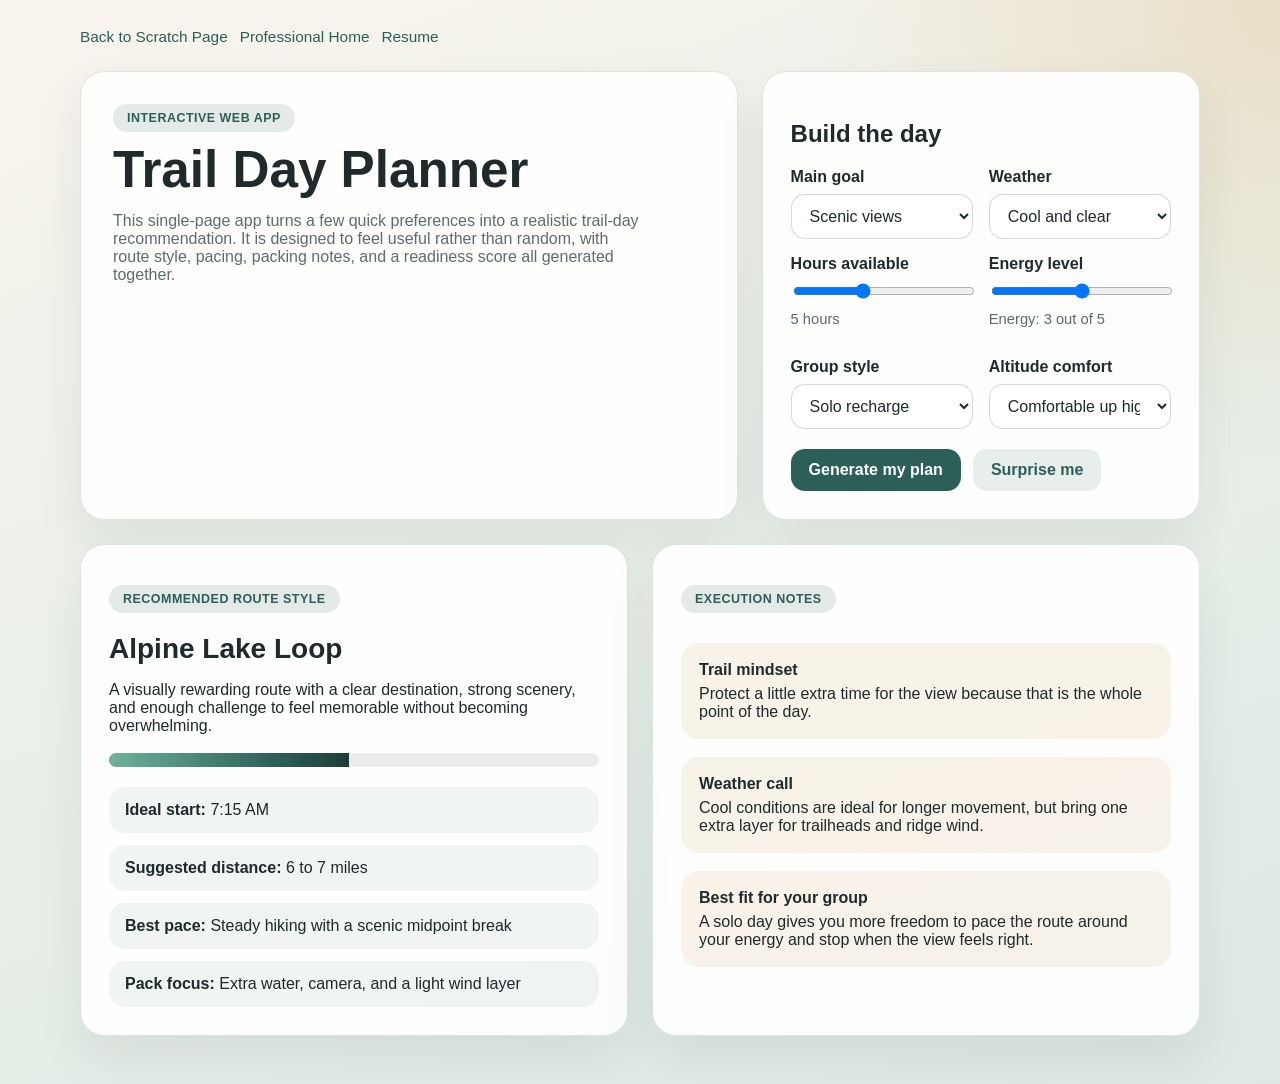
<file: app.html>
<!DOCTYPE html>
<html lang="en">
<head>
  <meta charset="UTF-8">
  <meta name="viewport" content="width=device-width, initial-scale=1.0">
  <title>Trail Day Planner</title>
  <style>
    :root {
      --canvas: #f5f0e8;
      --panel: rgba(255, 255, 255, 0.9);
      --ink: #1f2a2c;
      --muted: #5d6b6c;
      --forest: #2c5f57;
      --gold: #d6a55b;
      --line: rgba(44, 95, 87, 0.16);
    }

    * {
      box-sizing: border-box;
    }

    body {
      margin: 0;
      font-family: "Trebuchet MS", "Segoe UI", sans-serif;
      color: var(--ink);
      background:
        radial-gradient(circle at top right, rgba(214, 165, 91, 0.25), transparent 28%),
        linear-gradient(160deg, #f8f4ed 0%, #e7efe8 60%, #dde8e5 100%);
      min-height: 100vh;
    }

    a {
      color: var(--forest);
    }

    .app-shell {
      width: min(1120px, calc(100% - 32px));
      margin: 0 auto;
      padding: 28px 0 48px;
    }

    .top-links {
      display: flex;
      flex-wrap: wrap;
      gap: 12px;
      margin-bottom: 24px;
      font-size: 0.96rem;
    }

    .top-links a {
      text-decoration: none;
      border-bottom: 1px solid transparent;
    }

    .top-links a:hover,
    .top-links a:focus {
      border-color: var(--forest);
    }

    .hero {
      display: grid;
      grid-template-columns: 1.2fr 0.8fr;
      gap: 24px;
      align-items: stretch;
    }

    .hero-card,
    .planner-card,
    .result-card {
      background: var(--panel);
      border: 1px solid var(--line);
      border-radius: 24px;
      box-shadow: 0 22px 50px rgba(31, 42, 44, 0.08);
    }

    .hero-card {
      padding: 32px;
    }

    .hero-card h1 {
      margin: 0 0 12px;
      font-size: clamp(2.1rem, 4vw, 3.3rem);
      line-height: 1.02;
    }

    .hero-card p {
      color: var(--muted);
      max-width: 60ch;
    }

    .hero-badge {
      display: inline-block;
      margin-bottom: 12px;
      padding: 7px 14px;
      border-radius: 999px;
      background: rgba(44, 95, 87, 0.12);
      color: var(--forest);
      font-weight: 700;
      letter-spacing: 0.04em;
      text-transform: uppercase;
      font-size: 0.78rem;
    }

    .planner-card {
      padding: 28px;
    }

    .planner-grid {
      display: grid;
      grid-template-columns: repeat(2, minmax(0, 1fr));
      gap: 16px;
      margin-top: 20px;
    }

    label {
      display: block;
      font-weight: 700;
      margin-bottom: 8px;
    }

    input,
    select,
    button {
      font: inherit;
    }

    input,
    select {
      width: 100%;
      padding: 12px 14px;
      border-radius: 14px;
      border: 1px solid rgba(31, 42, 44, 0.18);
      background: #fff;
      color: var(--ink);
    }

    input[type="range"] {
      padding: 0;
      border: none;
      background: transparent;
    }

    .range-note {
      color: var(--muted);
      font-size: 0.92rem;
      margin-top: 8px;
    }

    .button-row {
      display: flex;
      flex-wrap: wrap;
      gap: 12px;
      margin-top: 20px;
    }

    button {
      border: none;
      border-radius: 14px;
      padding: 12px 18px;
      cursor: pointer;
      transition: transform 0.2s ease, box-shadow 0.2s ease;
    }

    button:hover,
    button:focus {
      transform: translateY(-1px);
      box-shadow: 0 12px 20px rgba(31, 42, 44, 0.12);
    }

    .primary-button {
      background: var(--forest);
      color: #fff;
      font-weight: 700;
    }

    .secondary-button {
      background: rgba(44, 95, 87, 0.1);
      color: var(--forest);
      font-weight: 700;
    }

    .result-grid {
      display: grid;
      grid-template-columns: repeat(2, minmax(0, 1fr));
      gap: 24px;
      margin-top: 24px;
    }

    .result-card {
      padding: 28px;
    }

    .route-name {
      margin: 8px 0 14px;
      font-size: 1.75rem;
    }

    .detail-list {
      list-style: none;
      padding: 0;
      margin: 20px 0 0;
      display: grid;
      gap: 12px;
    }

    .detail-list li {
      padding: 14px 16px;
      border-radius: 16px;
      background: rgba(44, 95, 87, 0.06);
    }

    .effort-meter {
      margin-top: 18px;
      background: rgba(31, 42, 44, 0.08);
      border-radius: 999px;
      overflow: hidden;
      height: 14px;
    }

    .effort-fill {
      height: 100%;
      width: 0;
      background: linear-gradient(90deg, #6eb29c 0%, #2c5f57 70%, #1f3e39 100%);
      transition: width 0.45s ease;
    }

    .mini-card {
      padding: 18px;
      border-radius: 18px;
      background: rgba(214, 165, 91, 0.12);
      color: var(--ink);
      margin-top: 18px;
    }

    .mini-card strong {
      display: block;
      margin-bottom: 6px;
    }

    @media (max-width: 900px) {
      .hero,
      .result-grid {
        grid-template-columns: 1fr;
      }
    }

    @media (max-width: 680px) {
      .planner-grid {
        grid-template-columns: 1fr;
      }

      .hero-card,
      .planner-card,
      .result-card {
        padding: 22px;
      }
    }
  </style>
</head>
<body>
  <main class="app-shell">
    <nav class="top-links">
      <a href="scratch.html">Back to Scratch Page</a>
      <a href="index.html">Professional Home</a>
      <a href="resume.html">Resume</a>
    </nav>

    <section class="hero">
      <div class="hero-card">
        <span class="hero-badge">Interactive web app</span>
        <h1>Trail Day Planner</h1>
        <p>This single-page app turns a few quick preferences into a realistic trail-day recommendation. It is designed to feel useful rather than random, with route style, pacing, packing notes, and a readiness score all generated together.</p>
      </div>

      <form class="planner-card" id="plannerForm">
        <h2>Build the day</h2>
        <div class="planner-grid">
          <div>
            <label for="goal">Main goal</label>
            <select id="goal" name="goal">
              <option value="views">Scenic views</option>
              <option value="training">Workout challenge</option>
              <option value="reset">Calm reset</option>
              <option value="social">Social outing</option>
            </select>
          </div>
          <div>
            <label for="weather">Weather</label>
            <select id="weather" name="weather">
              <option value="cool">Cool and clear</option>
              <option value="mild">Mild and sunny</option>
              <option value="hot">Hot afternoon</option>
              <option value="stormy">Storm risk</option>
            </select>
          </div>
          <div>
            <label for="hours">Hours available</label>
            <input id="hours" name="hours" type="range" min="2" max="10" value="5">
            <p class="range-note"><span id="hoursValue">5</span> hours</p>
          </div>
          <div>
            <label for="energy">Energy level</label>
            <input id="energy" name="energy" type="range" min="1" max="5" value="3">
            <p class="range-note">Energy: <span id="energyValue">3</span> out of 5</p>
          </div>
          <div>
            <label for="company">Group style</label>
            <select id="company" name="company">
              <option value="solo">Solo recharge</option>
              <option value="pair">Two-person day</option>
              <option value="friends">Friends group</option>
              <option value="family">Family pace</option>
            </select>
          </div>
          <div>
            <label for="altitude">Altitude comfort</label>
            <select id="altitude" name="altitude">
              <option value="steady">Comfortable up high</option>
              <option value="moderate">Moderate comfort</option>
              <option value="cautious">Prefer lower elevation</option>
            </select>
          </div>
        </div>

        <div class="button-row">
          <button class="primary-button" type="submit">Generate my plan</button>
          <button class="secondary-button" type="button" id="surpriseBtn">Surprise me</button>
        </div>
      </form>
    </section>

    <section class="result-grid">
      <div class="result-card">
        <p class="hero-badge">Recommended route style</p>
        <h2 class="route-name" id="routeName">Alpine Lake Loop</h2>
        <p id="routeSummary">A balanced route with strong payoff, good photo moments, and enough effort to feel like a real day outside without turning the outing into a grind.</p>

        <div class="effort-meter" aria-label="Effort score">
          <div class="effort-fill" id="effortFill"></div>
        </div>

        <ul class="detail-list">
          <li><strong>Ideal start:</strong> <span id="startTime">7:15 AM</span></li>
          <li><strong>Suggested distance:</strong> <span id="distance">6 to 7 miles</span></li>
          <li><strong>Best pace:</strong> <span id="pace">Steady with one longer photo stop</span></li>
          <li><strong>Pack focus:</strong> <span id="pack">Water, light layer, and trail snacks</span></li>
        </ul>
      </div>

      <div class="result-card">
        <p class="hero-badge">Execution notes</p>
        <div class="mini-card">
          <strong>Trail mindset</strong>
          <span id="mindset">Give yourself enough margin to enjoy the scenery instead of rushing from checkpoint to checkpoint.</span>
        </div>
        <div class="mini-card">
          <strong>Weather call</strong>
          <span id="weatherNote">A mild forecast means you can keep the plan flexible and enjoy a slightly longer viewpoint stop.</span>
        </div>
        <div class="mini-card">
          <strong>Best fit for your group</strong>
          <span id="groupNote">This route style works well for a small group that wants conversation and a memorable payoff.</span>
        </div>
      </div>
    </section>
  </main>

  <script>
    const form = document.getElementById("plannerForm");
    const hoursInput = document.getElementById("hours");
    const energyInput = document.getElementById("energy");
    const hoursValue = document.getElementById("hoursValue");
    const energyValue = document.getElementById("energyValue");
    const surpriseBtn = document.getElementById("surpriseBtn");

    const output = {
      routeName: document.getElementById("routeName"),
      routeSummary: document.getElementById("routeSummary"),
      startTime: document.getElementById("startTime"),
      distance: document.getElementById("distance"),
      pace: document.getElementById("pace"),
      pack: document.getElementById("pack"),
      mindset: document.getElementById("mindset"),
      weatherNote: document.getElementById("weatherNote"),
      groupNote: document.getElementById("groupNote"),
      effortFill: document.getElementById("effortFill")
    };

    const routes = {
      views: {
        name: "Alpine Lake Loop",
        summary: "A visually rewarding route with a clear destination, strong scenery, and enough challenge to feel memorable without becoming overwhelming.",
        baseDistance: 6,
        pace: "Steady hiking with a scenic midpoint break",
        pack: "Extra water, camera, and a light wind layer",
        mindset: "Protect a little extra time for the view because that is the whole point of the day."
      },
      training: {
        name: "Ridgeline Push",
        summary: "A more athletic outing built around vertical gain, consistent movement, and a clean workout feel from the first mile to the last.",
        baseDistance: 8,
        pace: "Purposeful pace with short recovery stops",
        pack: "Electrolytes, trail food, and a dry shirt for the drive home",
        mindset: "Keep the first third conservative so you have enough energy to finish strong."
      },
      reset: {
        name: "Forest Recovery Walk",
        summary: "A lower-pressure route that favors shade, rhythm, and mental reset over maximum mileage or elevation.",
        baseDistance: 4,
        pace: "Easy conversational pace",
        pack: "Water, journal, and a comfortable outer layer",
        mindset: "Let the route be restorative instead of trying to turn it into a performance test."
      },
      social: {
        name: "Sunrise Switchback Social",
        summary: "A route designed for talking, shared breaks, and a payoff view that makes the group feel like the early start was worth it.",
        baseDistance: 5,
        pace: "Moderate pace with room for conversation",
        pack: "Shared snacks, sun protection, and extra water",
        mindset: "Choose connection over pace and keep the plan simple enough for everyone to enjoy it."
      }
    };

    function updateRangeLabels() {
      hoursValue.textContent = hoursInput.value;
      energyValue.textContent = energyInput.value;
    }

    function buildPlan(goal, weather, hours, energy, company, altitude) {
      const route = routes[goal];
      let distance = route.baseDistance + Math.max(0, hours - 5) * 0.8 + (energy - 3) * 0.5;
      let effort = 45 + (hours - 5) * 7 + (energy - 3) * 10;

      if (weather === "hot") {
        distance -= 0.6;
        effort += 4;
      }

      if (weather === "stormy") {
        distance -= 1.2;
        effort += 6;
      }

      if (company === "family" || company === "friends") {
        distance -= 0.4;
      }

      if (altitude === "cautious") {
        distance -= 0.8;
        effort -= 3;
      } else if (altitude === "steady") {
        effort += 4;
      }

      distance = Math.max(2.5, Math.min(10.5, distance));
      effort = Math.max(20, Math.min(95, effort));

      let startTime = "7:15 AM";
      if (weather === "hot") {
        startTime = "6:15 AM";
      } else if (weather === "stormy") {
        startTime = "6:45 AM";
      } else if (goal === "reset") {
        startTime = "8:00 AM";
      }

      let weatherNote = "A mild forecast means you can stay flexible and enjoy a longer break at your turnaround point.";
      if (weather === "cool") {
        weatherNote = "Cool conditions are ideal for longer movement, but bring one extra layer for trailheads and ridge wind.";
      } else if (weather === "hot") {
        weatherNote = "Heat changes the whole plan. Start earlier, lower the effort slightly, and protect hydration from the first mile.";
      } else if (weather === "stormy") {
        weatherNote = "Storm risk means it is smart to choose a route with easier exit options and a firm turnaround time.";
      }

      let groupNote = "This route style works well for a small group that wants conversation and a memorable payoff.";
      if (company === "solo") {
        groupNote = "A solo day gives you more freedom to pace the route around your energy and stop when the view feels right.";
      } else if (company === "pair") {
        groupNote = "With two people, this plan gives you enough motion to feel productive while still leaving room to talk.";
      } else if (company === "friends") {
        groupNote = "For a friends group, the route stays active without turning the day into a race.";
      } else if (company === "family") {
        groupNote = "For a family pace, the best choice is a route where the destination feels rewarding without demanding constant pushing.";
      }

      const low = Math.floor(distance);
      const high = Math.ceil(distance + 0.8);

      return {
        routeName: route.name,
        routeSummary: route.summary,
        startTime,
        distance: low === high ? low + " miles" : low + " to " + high + " miles",
        pace: route.pace,
        pack: route.pack,
        mindset: route.mindset,
        weatherNote,
        groupNote,
        effort
      };
    }

    function renderPlan(plan) {
      output.routeName.textContent = plan.routeName;
      output.routeSummary.textContent = plan.routeSummary;
      output.startTime.textContent = plan.startTime;
      output.distance.textContent = plan.distance;
      output.pace.textContent = plan.pace;
      output.pack.textContent = plan.pack;
      output.mindset.textContent = plan.mindset;
      output.weatherNote.textContent = plan.weatherNote;
      output.groupNote.textContent = plan.groupNote;
      output.effortFill.style.width = plan.effort + "%";
    }

    function generateFromInputs() {
      const plan = buildPlan(
        form.goal.value,
        form.weather.value,
        Number(form.hours.value),
        Number(form.energy.value),
        form.company.value,
        form.altitude.value
      );
      renderPlan(plan);
    }

    hoursInput.addEventListener("input", updateRangeLabels);
    energyInput.addEventListener("input", updateRangeLabels);

    form.addEventListener("submit", function (event) {
      event.preventDefault();
      generateFromInputs();
    });

    surpriseBtn.addEventListener("click", function () {
      const goals = ["views", "training", "reset", "social"];
      const weatherOptions = ["cool", "mild", "hot", "stormy"];
      const companyOptions = ["solo", "pair", "friends", "family"];
      const altitudeOptions = ["steady", "moderate", "cautious"];

      form.goal.value = goals[Math.floor(Math.random() * goals.length)];
      form.weather.value = weatherOptions[Math.floor(Math.random() * weatherOptions.length)];
      form.company.value = companyOptions[Math.floor(Math.random() * companyOptions.length)];
      form.altitude.value = altitudeOptions[Math.floor(Math.random() * altitudeOptions.length)];
      form.hours.value = String(2 + Math.floor(Math.random() * 9));
      form.energy.value = String(1 + Math.floor(Math.random() * 5));
      updateRangeLabels();
      generateFromInputs();
    });

    updateRangeLabels();
    generateFromInputs();
  </script>
</body>
</html>
</file>
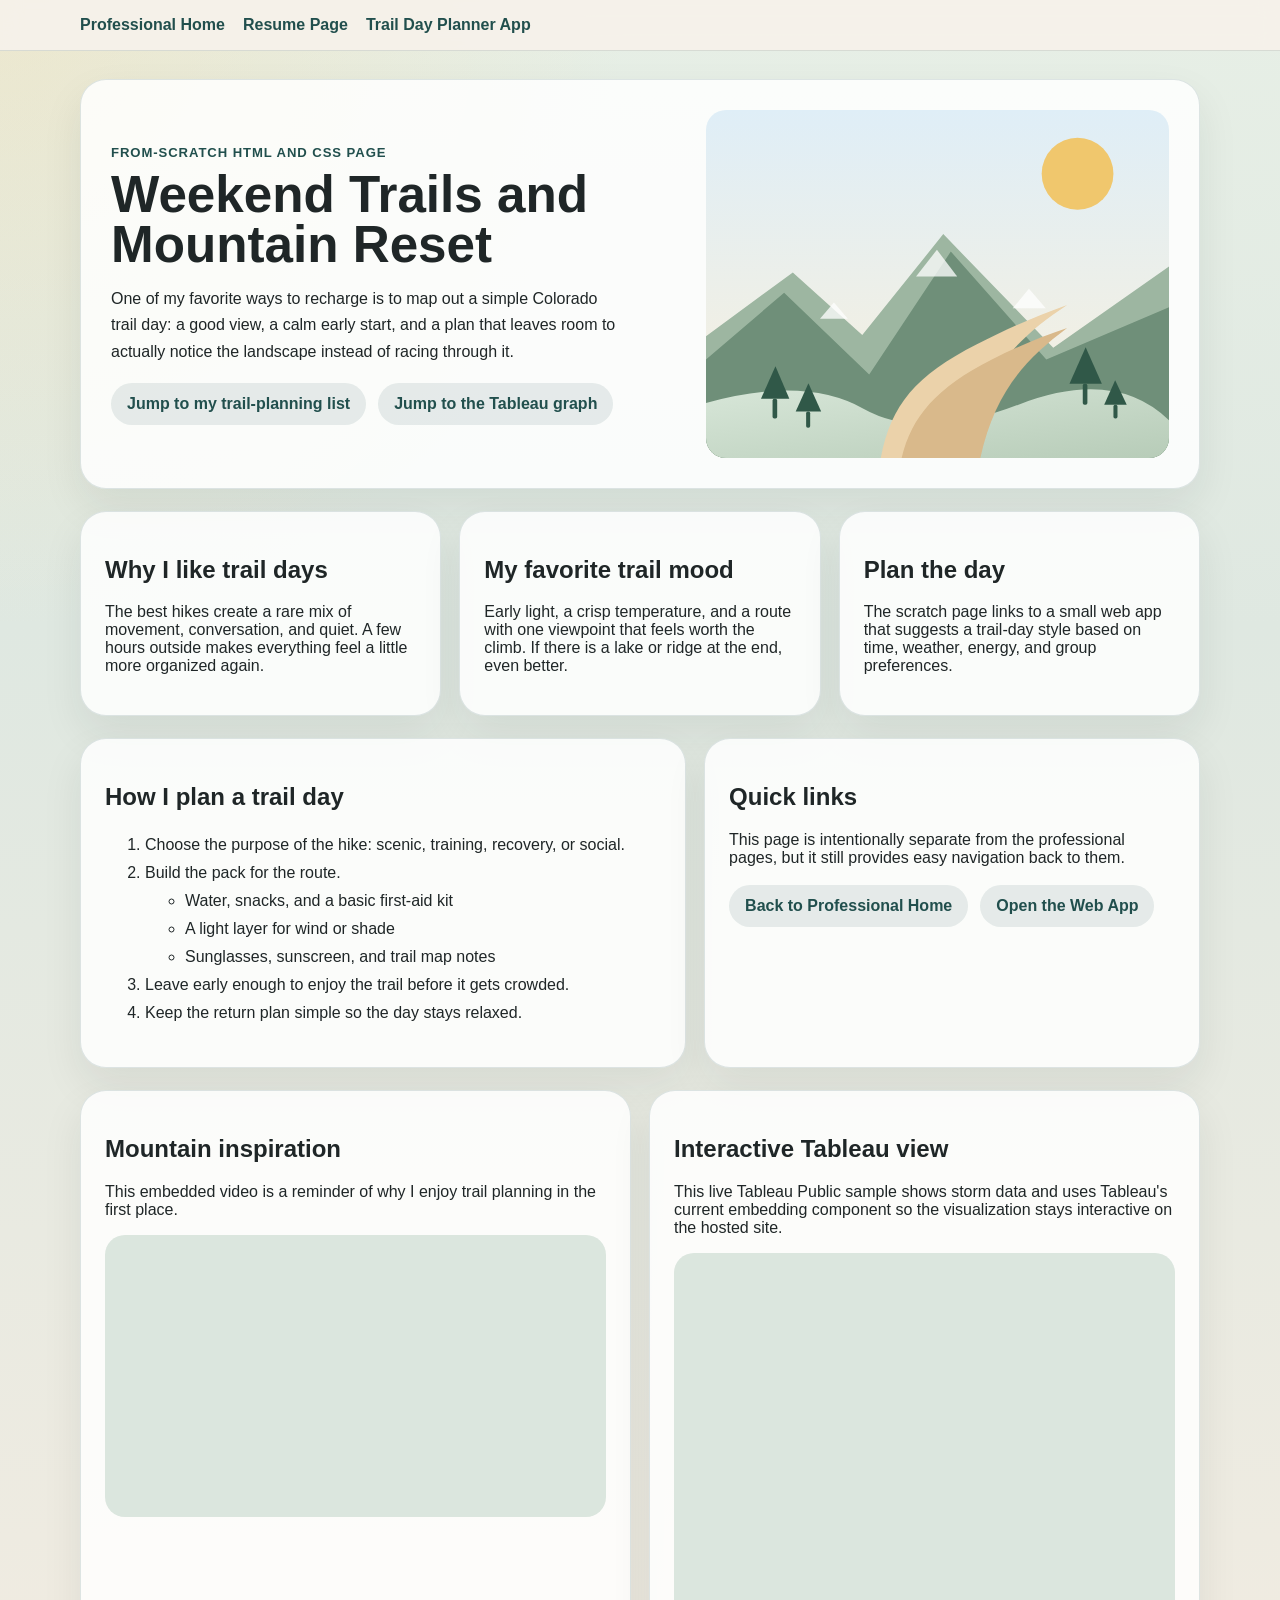
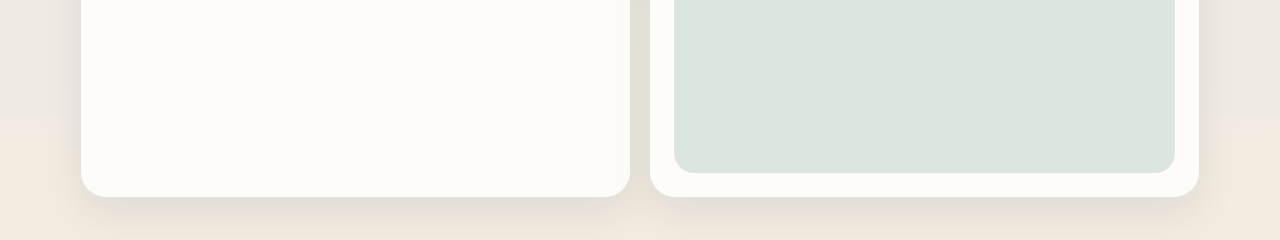
<file: scratch.html>
<!DOCTYPE html>
<html lang="en">
<head>
  <meta charset="UTF-8">
  <meta name="viewport" content="width=device-width, initial-scale=1.0">
  <title>Weekend Trails | Scratch Page</title>
  <link rel="stylesheet" href="css/scratch.css">
  <script type="module" src="https://public.tableau.com/javascripts/api/tableau.embedding.3.latest.min.js"></script>
</head>
<body>
  <header class="topbar">
    <div class="topbar-inner">
      <a href="index.html">Professional Home</a>
      <a href="resume.html">Resume Page</a>
      <a href="app.html">Trail Day Planner App</a>
    </div>
  </header>

  <main class="scratch-layout">
    <div class="hero-panel">
      <div class="hero-copy">
        <p class="eyebrow">From-scratch HTML and CSS page</p>
        <h1>Weekend Trails and Mountain Reset</h1>
        <p>One of my favorite ways to recharge is to map out a simple Colorado trail day: a good view, a calm early start, and a plan that leaves room to actually notice the landscape instead of racing through it.</p>
        <div class="hero-links">
          <a href="#gear-system">Jump to my trail-planning list</a>
          <a href="#tableau-viz">Jump to the Tableau graph</a>
        </div>
      </div>
      <div class="hero-art">
        <img src="assets/trail-hero.svg" alt="Illustrated mountain trail scene">
      </div>
    </div>

    <div class="three-up">
      <div class="info-card">
        <h2>Why I like trail days</h2>
        <p>The best hikes create a rare mix of movement, conversation, and quiet. A few hours outside makes everything feel a little more organized again.</p>
      </div>
      <div class="info-card">
        <h2>My favorite trail mood</h2>
        <p>Early light, a crisp temperature, and a route with one viewpoint that feels worth the climb. If there is a lake or ridge at the end, even better.</p>
      </div>
      <div class="info-card">
        <h2>Plan the day</h2>
        <p>The scratch page links to a small web app that suggests a trail-day style based on time, weather, energy, and group preferences.</p>
      </div>
    </div>

    <div class="content-grid">
      <div class="story-card" id="gear-system">
        <h2>How I plan a trail day</h2>
        <ol>
          <li>Choose the purpose of the hike: scenic, training, recovery, or social.</li>
          <li>Build the pack for the route.
            <ul>
              <li>Water, snacks, and a basic first-aid kit</li>
              <li>A light layer for wind or shade</li>
              <li>Sunglasses, sunscreen, and trail map notes</li>
            </ul>
          </li>
          <li>Leave early enough to enjoy the trail before it gets crowded.</li>
          <li>Keep the return plan simple so the day stays relaxed.</li>
        </ol>
      </div>

      <div class="story-card">
        <h2>Quick links</h2>
        <p>This page is intentionally separate from the professional pages, but it still provides easy navigation back to them.</p>
        <div class="button-stack">
          <a class="button-link" href="index.html">Back to Professional Home</a>
          <a class="button-link" href="app.html">Open the Web App</a>
        </div>
      </div>
    </div>

    <div class="media-row">
      <div class="media-card">
        <h2>Mountain inspiration</h2>
        <p>This embedded video is a reminder of why I enjoy trail planning in the first place.</p>
        <div class="video-frame">
          <iframe src="https://www.youtube.com/embed/P05VJMAeqIo" title="Rocky Mountain National Park video" allow="accelerometer; autoplay; clipboard-write; encrypted-media; gyroscope; picture-in-picture; web-share" allowfullscreen></iframe>
        </div>
      </div>

      <div class="media-card" id="tableau-viz">
        <h2>Interactive Tableau view</h2>
        <p>This live Tableau Public sample shows storm data and uses Tableau's current embedding component so the visualization stays interactive on the hosted site.</p>
        <div class="tableau-frame">
          <tableau-viz
            id="stormTableauViz"
            src="https://public.tableau.com/views/RegionalSampleWorkbook/Storms"
            toolbar="bottom"
            hide-tabs
          ></tableau-viz>
        </div>
      </div>
    </div>
  </main>
</body>
</html>
</file>
<file: css/scratch.css>
body {
  margin: 0;
  color: #1f2627;
  background:
    radial-gradient(circle at top left, rgba(252, 210, 137, 0.25), transparent 28%),
    linear-gradient(180deg, #e7efe6 0%, #dfe8e1 34%, #f3ece1 100%);
  font-family: "Trebuchet MS", "Segoe UI", sans-serif;
}

a {
  color: #214f4d;
}

.topbar {
  position: sticky;
  top: 0;
  z-index: 5;
  background: rgba(246, 242, 234, 0.94);
  border-bottom: 1px solid rgba(33, 79, 77, 0.14);
  backdrop-filter: blur(10px);
}

.topbar-inner {
  width: min(1120px, calc(100% - 32px));
  margin: 0 auto;
  padding: 16px 0;
  display: flex;
  flex-wrap: wrap;
  gap: 18px;
}

.topbar-inner a {
  text-decoration: none;
  font-weight: 700;
}

.scratch-layout {
  width: min(1120px, calc(100% - 32px));
  margin: 0 auto;
  padding: 28px 0 42px;
}

.hero-panel,
.info-card,
.story-card,
.media-card {
  border: 1px solid rgba(33, 79, 77, 0.14);
  border-radius: 26px;
  background: rgba(255, 255, 255, 0.84);
  box-shadow: 0 18px 42px rgba(31, 38, 39, 0.08);
}

.hero-panel {
  display: grid;
  grid-template-columns: 1.1fr 0.9fr;
  gap: 28px;
  padding: 30px;
  align-items: center;
}

.hero-copy h1 {
  margin: 0.35rem 0 1rem;
  font-size: clamp(2.2rem, 4vw, 4rem);
  line-height: 0.98;
}

.hero-copy p {
  max-width: 58ch;
  line-height: 1.65;
}

.eyebrow {
  margin: 0;
  color: #214f4d;
  font-size: 0.82rem;
  font-weight: 800;
  letter-spacing: 0.07em;
  text-transform: uppercase;
}

.hero-links,
.button-stack {
  display: flex;
  flex-wrap: wrap;
  gap: 12px;
  margin-top: 18px;
}

.hero-links a,
.button-link {
  display: inline-block;
  padding: 12px 16px;
  border-radius: 999px;
  background: rgba(33, 79, 77, 0.1);
  text-decoration: none;
  font-weight: 700;
}

.hero-art img {
  display: block;
  width: 100%;
  border-radius: 20px;
}

.three-up,
.content-grid,
.media-row {
  display: grid;
  gap: 18px;
  margin-top: 22px;
}

.three-up {
  grid-template-columns: repeat(3, minmax(0, 1fr));
}

.content-grid {
  grid-template-columns: 1.1fr 0.9fr;
}

.media-row {
  grid-template-columns: 1fr 1fr;
}

.info-card,
.story-card,
.media-card {
  padding: 24px;
}

.story-card ol,
.story-card ul {
  line-height: 1.75;
}

.video-frame,
.tableau-frame {
  overflow: hidden;
  border-radius: 20px;
  margin-top: 14px;
  background: #dbe6de;
}

.video-frame iframe,
.tableau-frame iframe,
.tableau-frame tableau-viz {
  width: 100%;
  border: 0;
  display: block;
}

.video-frame iframe {
  aspect-ratio: 16 / 9;
}

.tableau-frame iframe {
  min-height: 520px;
}

.tableau-frame tableau-viz {
  min-height: 520px;
}

@media (max-width: 900px) {
  .hero-panel,
  .three-up,
  .content-grid,
  .media-row {
    grid-template-columns: 1fr;
  }
}
</file>
